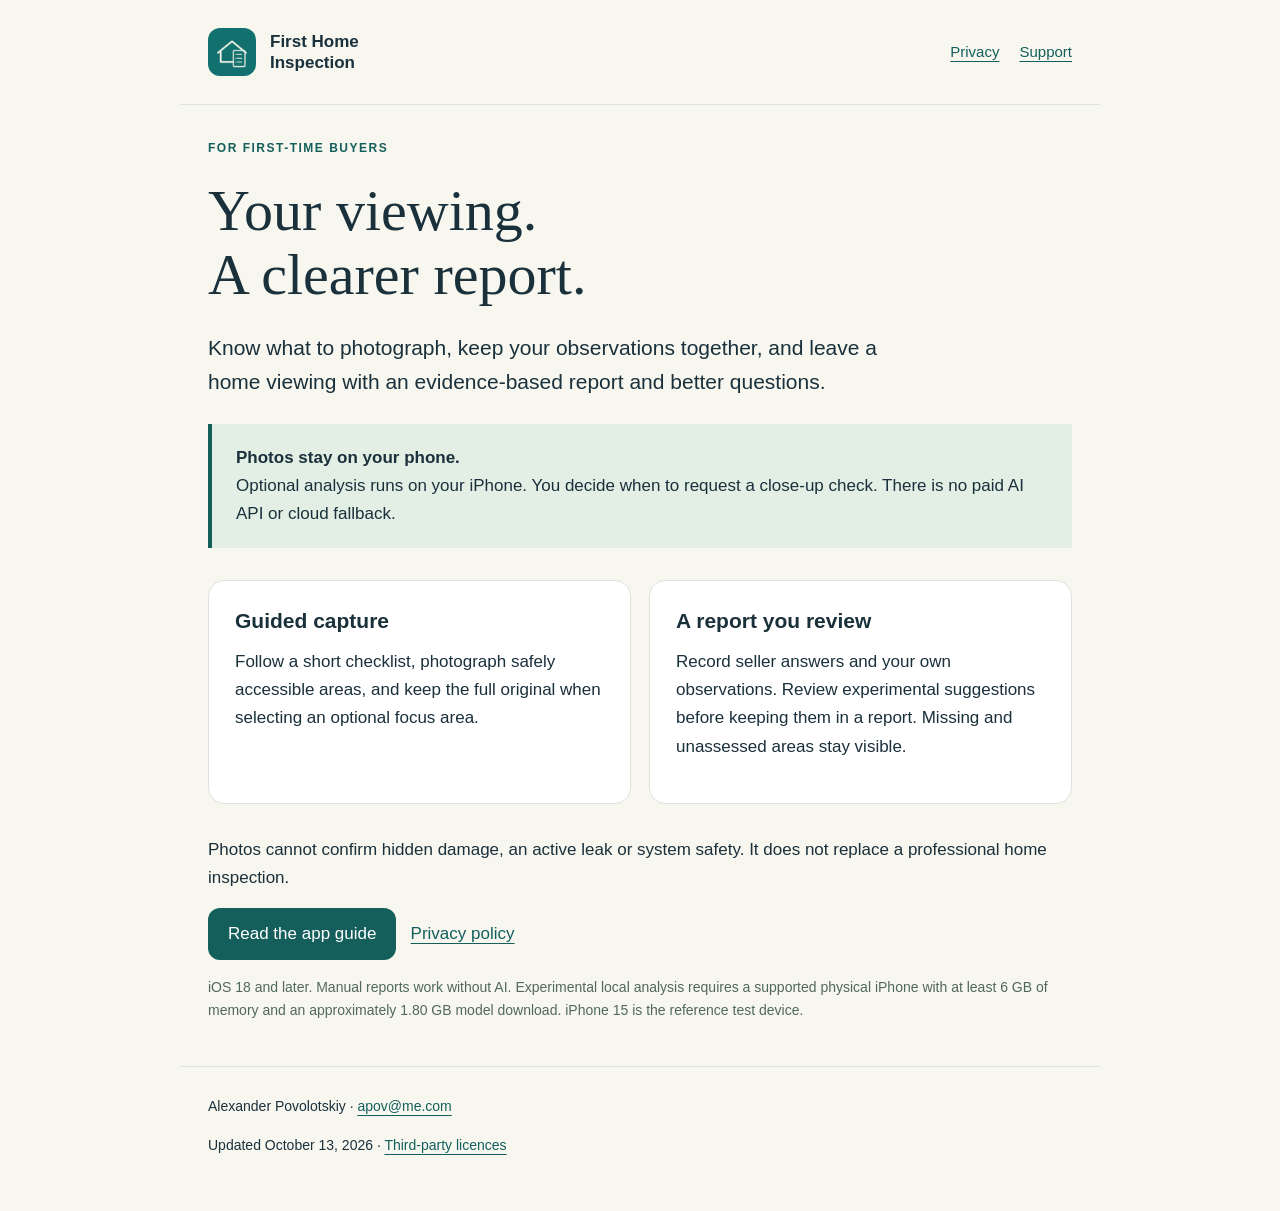
<file: index.html>
<!doctype html>
<html lang="en-CA"><head><meta charset="utf-8"><meta name="viewport" content="width=device-width,initial-scale=1">
<meta name="description" content="First Home Inspection: guided viewing photos, local analysis, privacy and support.">
<title>Home viewing reports | First Home Inspection</title><link rel="icon" href="icon.png"><link rel="stylesheet" href="style.css"></head>
<body><a class="skip" href="#main">Skip to content</a><header><a class="brand" href="index.html"><img src="icon.png" alt="" width="48" height="48">First Home<br>Inspection</a>
<nav aria-label="App information"><a href="privacy.html">Privacy</a><a href="support.html">Support</a></nav></header>
<main id="main"><span class="tag">For first-time buyers</span>
<h1>Your viewing.<br>A clearer report.</h1>
<p class="lead">Know what to photograph, keep your observations together, and leave a home viewing with an evidence-based report and better questions.</p>
<div class="notice"><strong>Photos stay on your phone.</strong><br>Optional analysis runs on your iPhone. You decide when to request a close-up check. There is no paid AI API or cloud fallback.</div>
<div class="cards"><section><h2>Guided capture</h2><p>Follow a short checklist, photograph safely accessible areas, and keep the full original when selecting an optional focus area.</p></section>
<section><h2>A report you review</h2><p>Record seller answers and your own observations. Review experimental suggestions before keeping them in a report. Missing and unassessed areas stay visible.</p></section></div>
<p>Photos cannot confirm hidden damage, an active leak or system safety. It does not replace a professional home inspection.</p>
<p><a class="button" href="support.html">Read the app guide</a> &nbsp; <a href="privacy.html">Privacy policy</a></p>
<p class="meta">iOS 18 and later. Manual reports work without AI. Experimental local analysis requires a supported physical iPhone with at least 6 GB of memory and an approximately 1.80 GB model download. iPhone 15 is the reference test device.</p></main><footer><p>Alexander Povolotskiy · <a href="mailto:apov@me.com">apov@me.com</a></p>
<p>Updated October 13, 2026 · <a href="licences.txt">Third-party licences</a></p></footer></body></html>
</file>
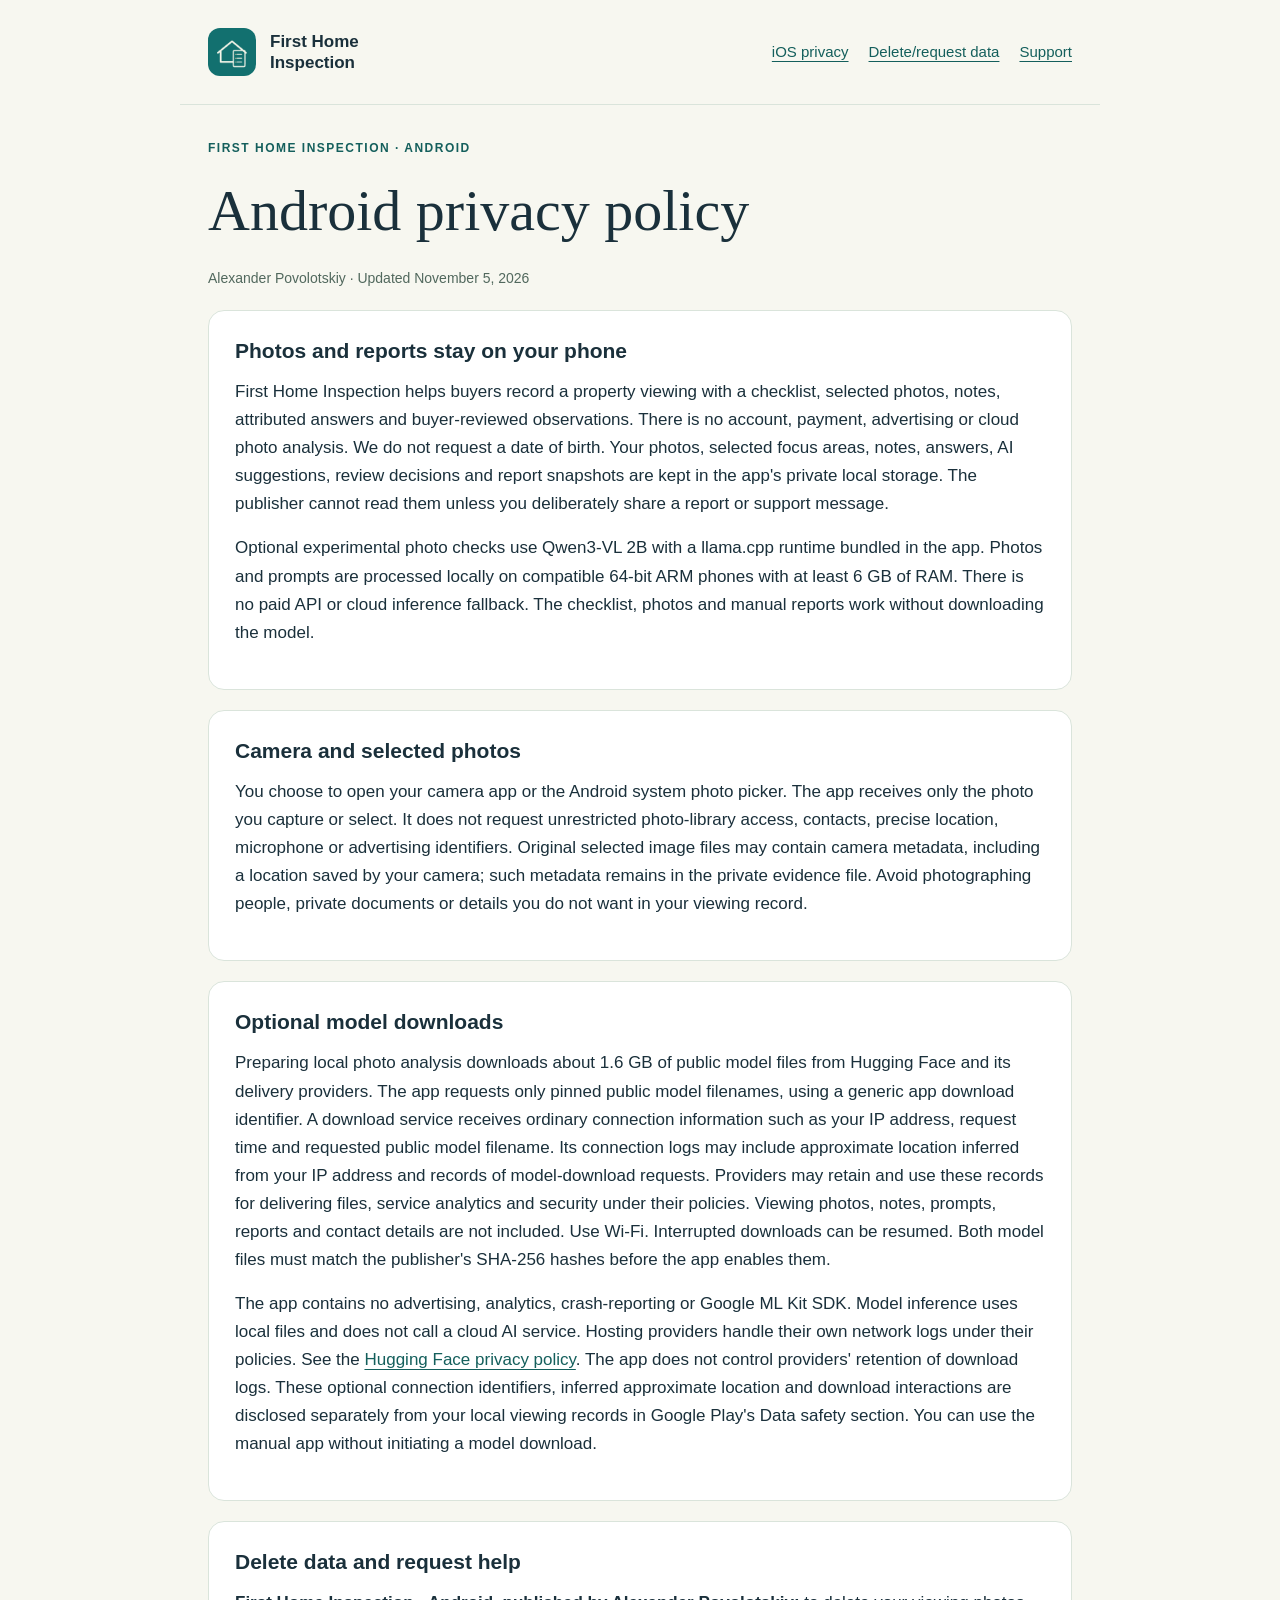
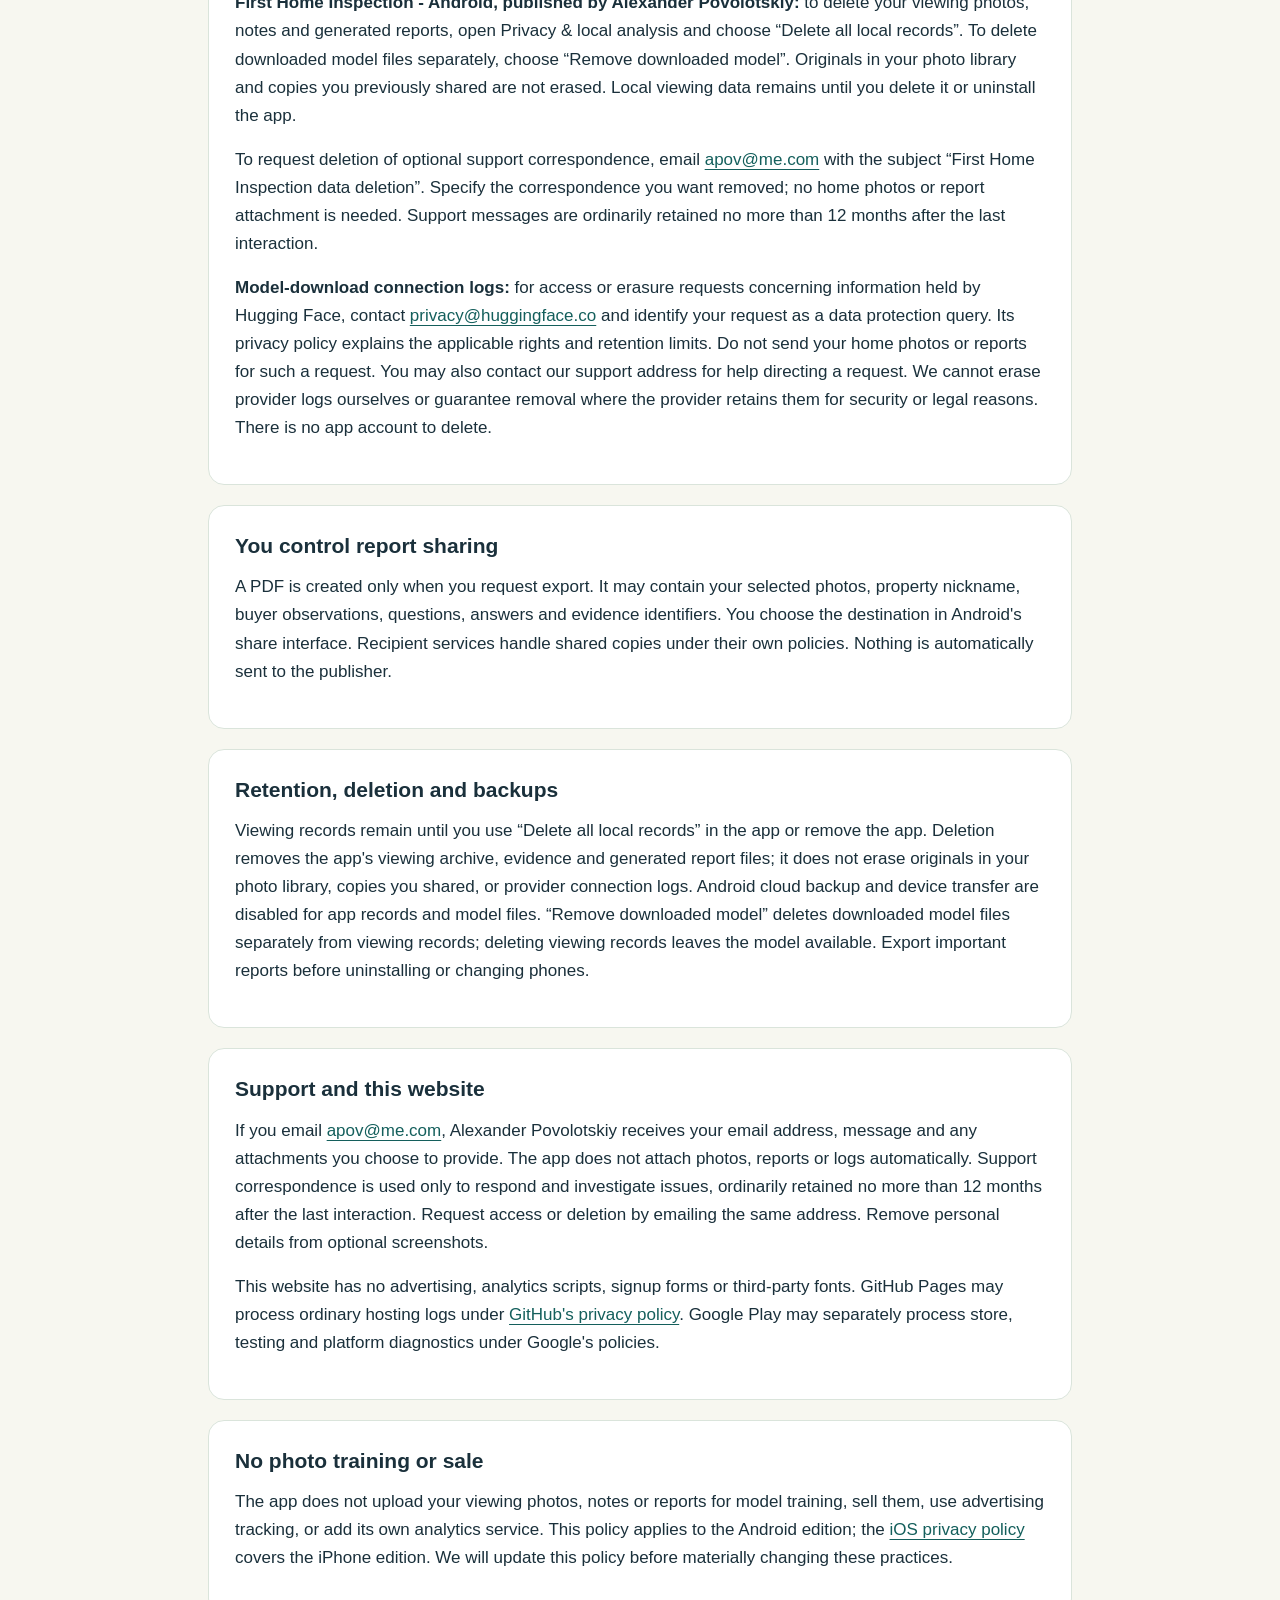
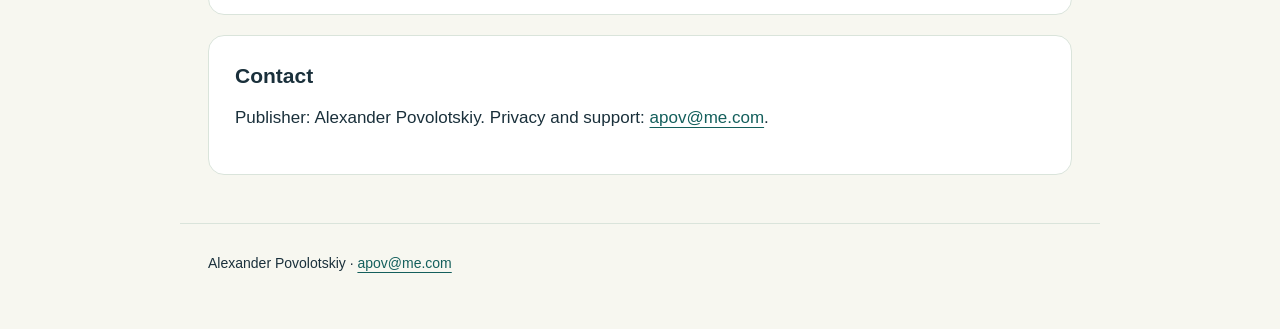
<file: privacy-android.html>
<!doctype html>
<html lang="en"><head><meta charset="utf-8"><meta name="viewport" content="width=device-width,initial-scale=1"><meta name="description" content="Privacy policy for First Home Inspection on Android."><title>Android privacy | First Home Inspection</title><link rel="icon" href="icon.png"><link rel="stylesheet" href="style.css"></head>
<body><a class="skip" href="#main">Skip to content</a><header><a class="brand" href="index.html"><img src="icon.png" alt="" width="48" height="48">First Home<br>Inspection</a><nav aria-label="App information"><a href="privacy.html">iOS privacy</a><a href="#delete-data">Delete/request data</a><a href="support.html">Support</a></nav></header>
<main id="main"><span class="tag">First Home Inspection · Android</span><h1>Android privacy policy</h1><p class="meta">Alexander Povolotskiy · Updated November 5, 2026</p>
<section><h2>Photos and reports stay on your phone</h2><p>First Home Inspection helps buyers record a property viewing with a checklist, selected photos, notes, attributed answers and buyer-reviewed observations. There is no account, payment, advertising or cloud photo analysis. We do not request a date of birth. Your photos, selected focus areas, notes, answers, AI suggestions, review decisions and report snapshots are kept in the app's private local storage. The publisher cannot read them unless you deliberately share a report or support message.</p><p>Optional experimental photo checks use Qwen3-VL 2B with a llama.cpp runtime bundled in the app. Photos and prompts are processed locally on compatible 64-bit ARM phones with at least 6 GB of RAM. There is no paid API or cloud inference fallback. The checklist, photos and manual reports work without downloading the model.</p></section>
<section><h2>Camera and selected photos</h2><p>You choose to open your camera app or the Android system photo picker. The app receives only the photo you capture or select. It does not request unrestricted photo-library access, contacts, precise location, microphone or advertising identifiers. Original selected image files may contain camera metadata, including a location saved by your camera; such metadata remains in the private evidence file. Avoid photographing people, private documents or details you do not want in your viewing record.</p></section>
<section><h2>Optional model downloads</h2><p>Preparing local photo analysis downloads about 1.6 GB of public model files from Hugging Face and its delivery providers. The app requests only pinned public model filenames, using a generic app download identifier. A download service receives ordinary connection information such as your IP address, request time and requested public model filename. Its connection logs may include approximate location inferred from your IP address and records of model-download requests. Providers may retain and use these records for delivering files, service analytics and security under their policies. Viewing photos, notes, prompts, reports and contact details are not included. Use Wi-Fi. Interrupted downloads can be resumed. Both model files must match the publisher's SHA-256 hashes before the app enables them.</p><p>The app contains no advertising, analytics, crash-reporting or Google ML Kit SDK. Model inference uses local files and does not call a cloud AI service. Hosting providers handle their own network logs under their policies. See the <a href="https://huggingface.co/privacy">Hugging Face privacy policy</a>. The app does not control providers' retention of download logs. These optional connection identifiers, inferred approximate location and download interactions are disclosed separately from your local viewing records in Google Play's Data safety section. You can use the manual app without initiating a model download.</p></section>
<section id="delete-data"><h2>Delete data and request help</h2><p><strong>First Home Inspection - Android, published by Alexander Povolotskiy:</strong> to delete your viewing photos, notes and generated reports, open Privacy &amp; local analysis and choose “Delete all local records”. To delete downloaded model files separately, choose “Remove downloaded model”. Originals in your photo library and copies you previously shared are not erased. Local viewing data remains until you delete it or uninstall the app.</p><p>To request deletion of optional support correspondence, email <a href="mailto:apov@me.com">apov@me.com</a> with the subject “First Home Inspection data deletion”. Specify the correspondence you want removed; no home photos or report attachment is needed. Support messages are ordinarily retained no more than 12 months after the last interaction.</p><p><strong>Model-download connection logs:</strong> for access or erasure requests concerning information held by Hugging Face, contact <a href="mailto:privacy@huggingface.co">privacy@huggingface.co</a> and identify your request as a data protection query. Its privacy policy explains the applicable rights and retention limits. Do not send your home photos or reports for such a request. You may also contact our support address for help directing a request. We cannot erase provider logs ourselves or guarantee removal where the provider retains them for security or legal reasons. There is no app account to delete.</p></section>
<section><h2>You control report sharing</h2><p>A PDF is created only when you request export. It may contain your selected photos, property nickname, buyer observations, questions, answers and evidence identifiers. You choose the destination in Android's share interface. Recipient services handle shared copies under their own policies. Nothing is automatically sent to the publisher.</p></section>
<section><h2>Retention, deletion and backups</h2><p>Viewing records remain until you use “Delete all local records” in the app or remove the app. Deletion removes the app's viewing archive, evidence and generated report files; it does not erase originals in your photo library, copies you shared, or provider connection logs. Android cloud backup and device transfer are disabled for app records and model files. “Remove downloaded model” deletes downloaded model files separately from viewing records; deleting viewing records leaves the model available. Export important reports before uninstalling or changing phones.</p></section>
<section><h2>Support and this website</h2><p>If you email <a href="mailto:apov@me.com">apov@me.com</a>, Alexander Povolotskiy receives your email address, message and any attachments you choose to provide. The app does not attach photos, reports or logs automatically. Support correspondence is used only to respond and investigate issues, ordinarily retained no more than 12 months after the last interaction. Request access or deletion by emailing the same address. Remove personal details from optional screenshots.</p><p>This website has no advertising, analytics scripts, signup forms or third-party fonts. GitHub Pages may process ordinary hosting logs under <a href="https://docs.github.com/en/site-policy/privacy-policies/github-general-privacy-statement">GitHub's privacy policy</a>. Google Play may separately process store, testing and platform diagnostics under Google's policies.</p></section>
<section><h2>No photo training or sale</h2><p>The app does not upload your viewing photos, notes or reports for model training, sell them, use advertising tracking, or add its own analytics service. This policy applies to the Android edition; the <a href="privacy.html">iOS privacy policy</a> covers the iPhone edition. We will update this policy before materially changing these practices.</p></section>
<section><h2>Contact</h2><p>Publisher: Alexander Povolotskiy. Privacy and support: <a href="mailto:apov@me.com">apov@me.com</a>.</p></section></main><footer><p>Alexander Povolotskiy · <a href="mailto:apov@me.com">apov@me.com</a></p></footer></body></html>
</file>
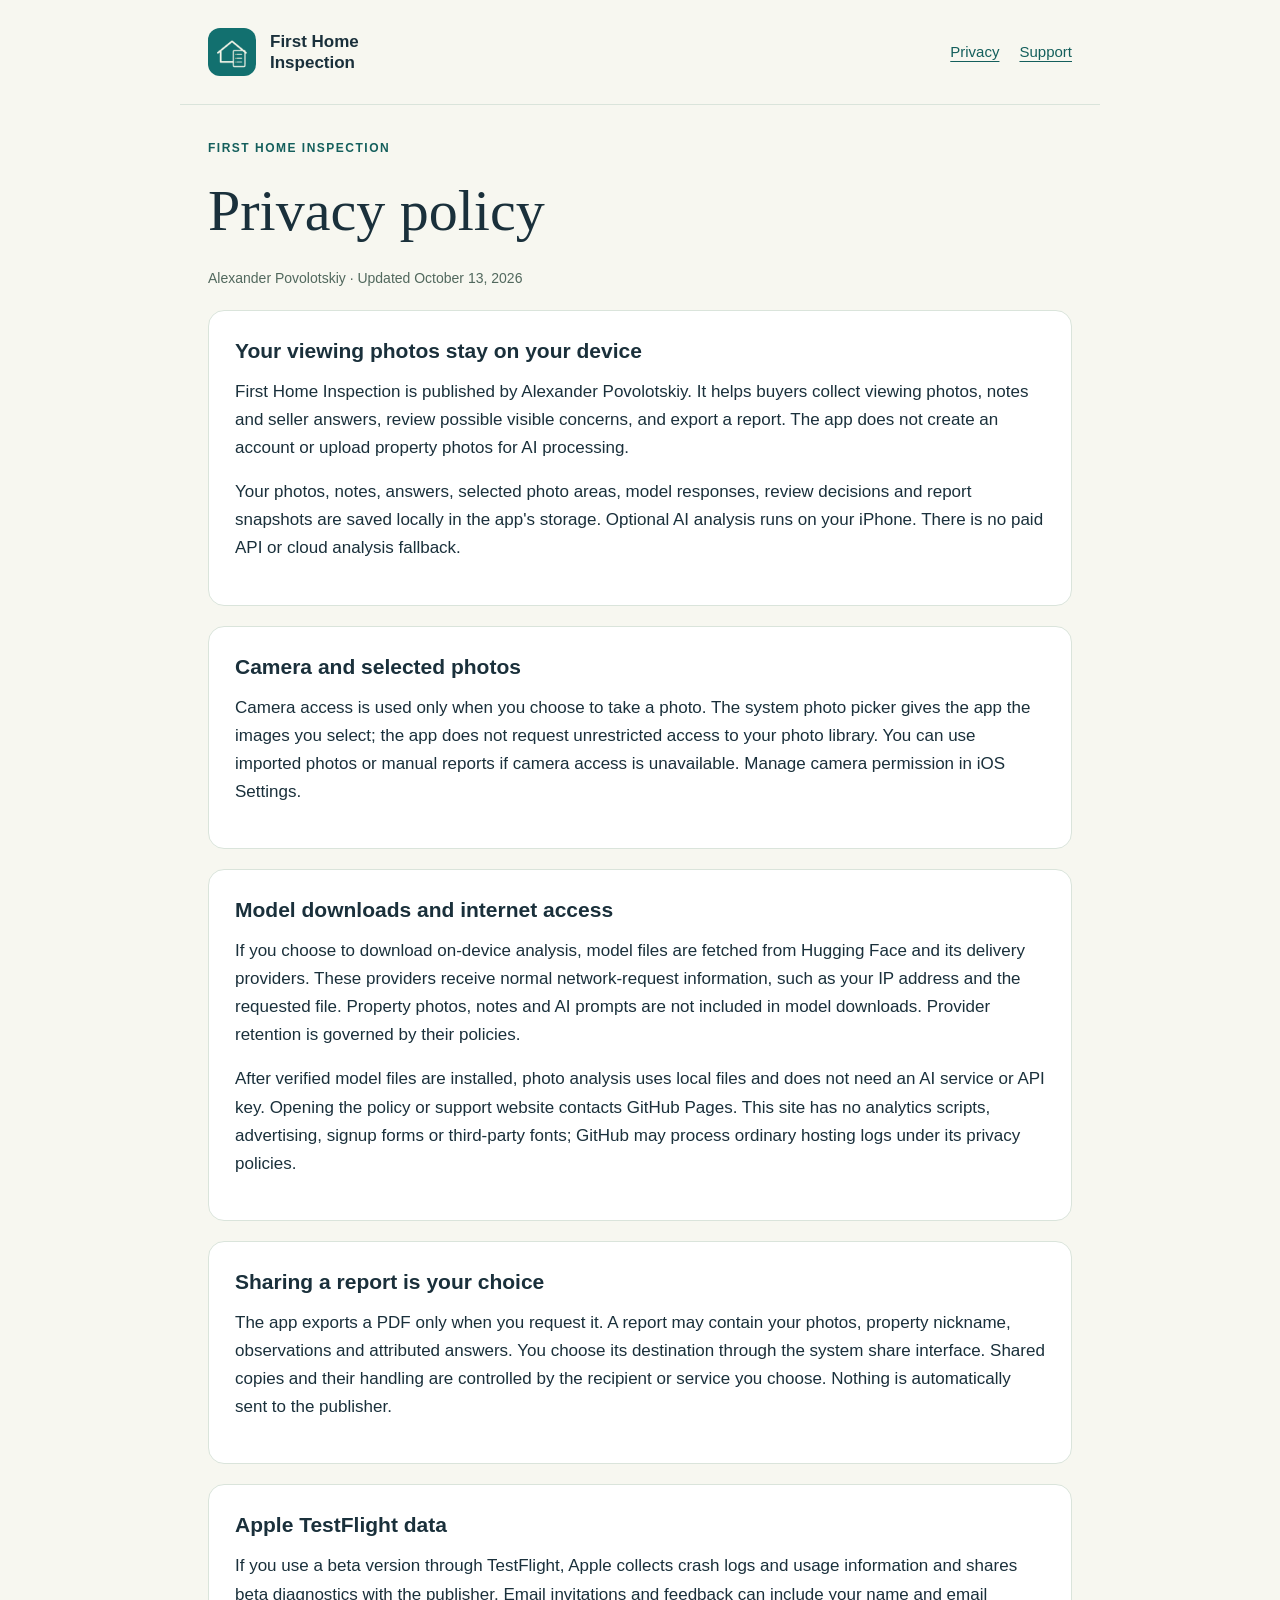
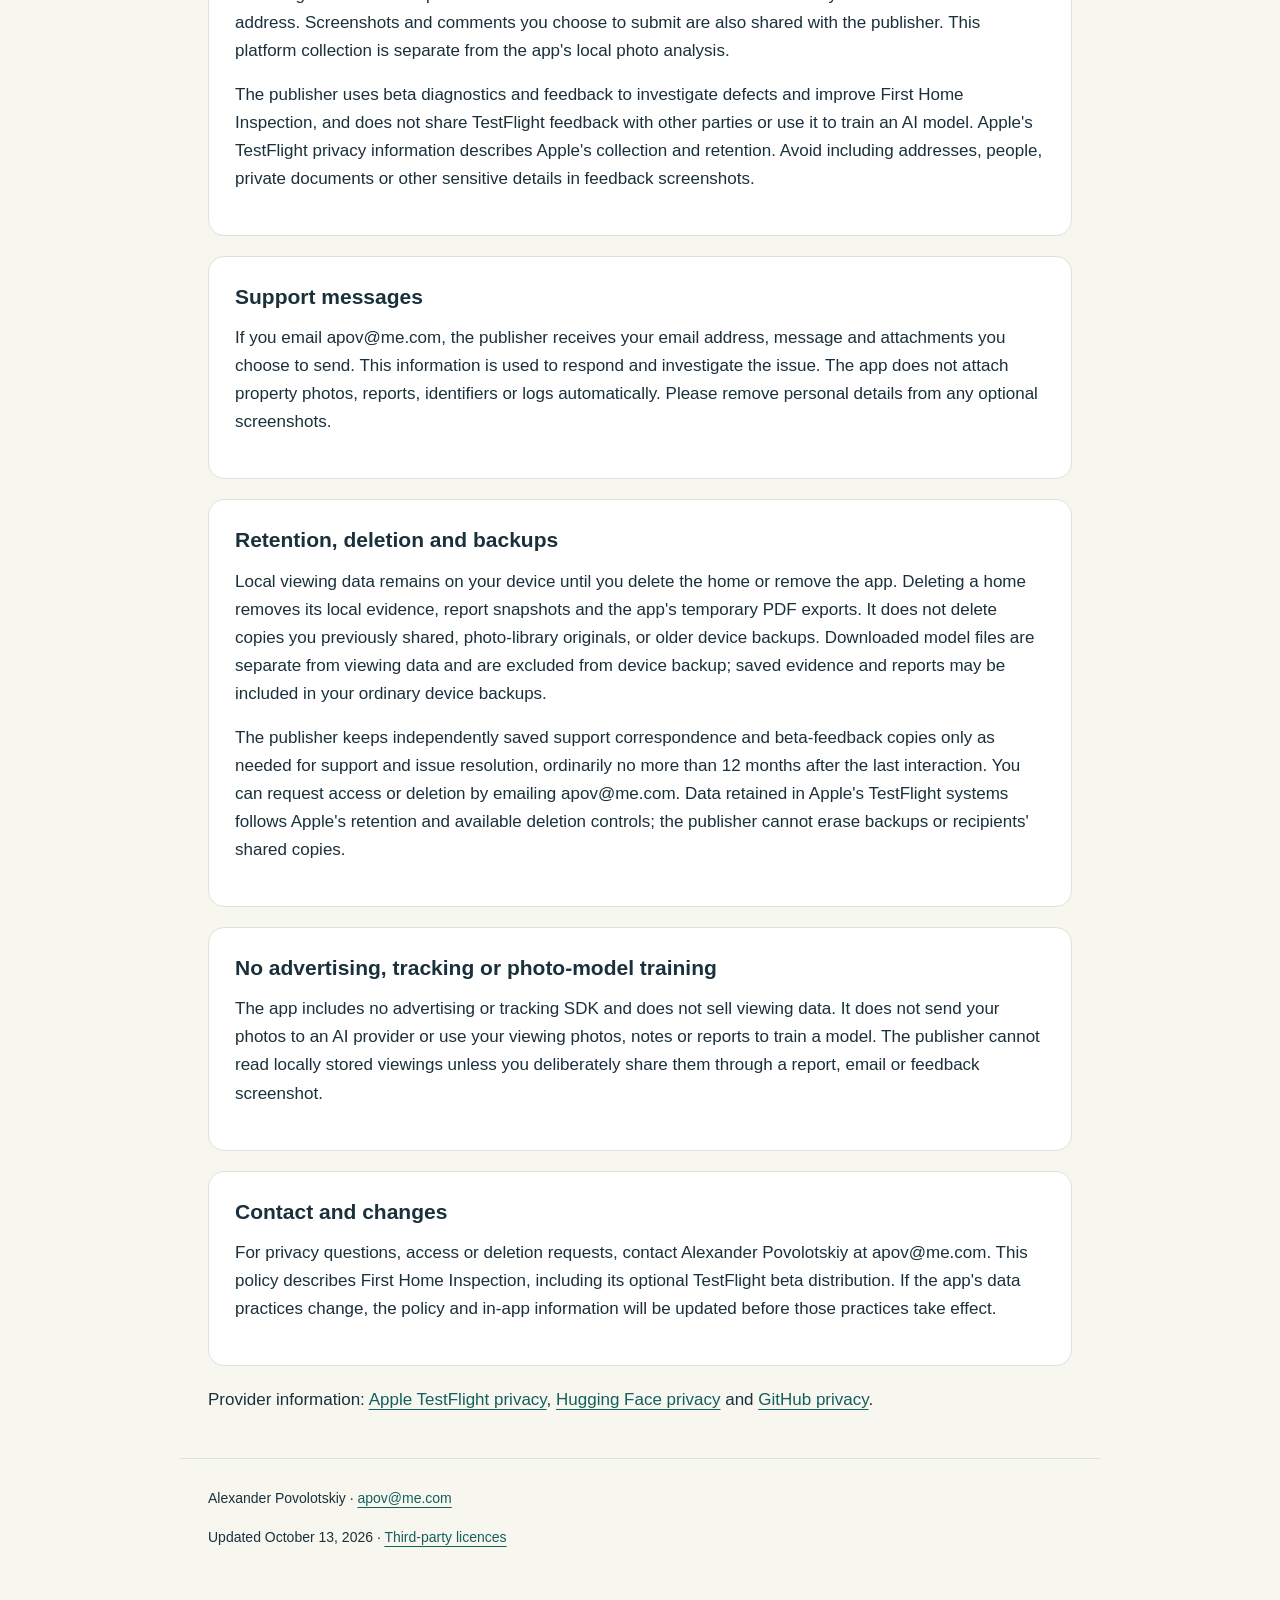
<file: privacy.html>
<!doctype html>
<html lang="en-CA"><head><meta charset="utf-8"><meta name="viewport" content="width=device-width,initial-scale=1">
<meta name="description" content="First Home Inspection: guided viewing photos, local analysis, privacy and support.">
<title>Privacy policy | First Home Inspection</title><link rel="icon" href="icon.png"><link rel="stylesheet" href="style.css"></head>
<body><a class="skip" href="#main">Skip to content</a><header><a class="brand" href="index.html"><img src="icon.png" alt="" width="48" height="48">First Home<br>Inspection</a>
<nav aria-label="App information"><a href="privacy.html">Privacy</a><a href="support.html">Support</a></nav></header>
<main id="main"><span class="tag">First Home Inspection</span><h1>Privacy policy</h1><p class="meta">Alexander Povolotskiy · Updated October 13, 2026</p><section><h2>Your viewing photos stay on your device</h2><p>First Home Inspection is published by Alexander Povolotskiy. It helps buyers collect viewing photos, notes and seller answers, review possible visible concerns, and export a report. The app does not create an account or upload property photos for AI processing.</p><p>Your photos, notes, answers, selected photo areas, model responses, review decisions and report snapshots are saved locally in the app&#x27;s storage. Optional AI analysis runs on your iPhone. There is no paid API or cloud analysis fallback.</p></section><section><h2>Camera and selected photos</h2><p>Camera access is used only when you choose to take a photo. The system photo picker gives the app the images you select; the app does not request unrestricted access to your photo library. You can use imported photos or manual reports if camera access is unavailable. Manage camera permission in iOS Settings.</p></section><section><h2>Model downloads and internet access</h2><p>If you choose to download on-device analysis, model files are fetched from Hugging Face and its delivery providers. These providers receive normal network-request information, such as your IP address and the requested file. Property photos, notes and AI prompts are not included in model downloads. Provider retention is governed by their policies.</p><p>After verified model files are installed, photo analysis uses local files and does not need an AI service or API key. Opening the policy or support website contacts GitHub Pages. This site has no analytics scripts, advertising, signup forms or third-party fonts; GitHub may process ordinary hosting logs under its privacy policies.</p></section><section><h2>Sharing a report is your choice</h2><p>The app exports a PDF only when you request it. A report may contain your photos, property nickname, observations and attributed answers. You choose its destination through the system share interface. Shared copies and their handling are controlled by the recipient or service you choose. Nothing is automatically sent to the publisher.</p></section><section><h2>Apple TestFlight data</h2><p>If you use a beta version through TestFlight, Apple collects crash logs and usage information and shares beta diagnostics with the publisher. Email invitations and feedback can include your name and email address. Screenshots and comments you choose to submit are also shared with the publisher. This platform collection is separate from the app&#x27;s local photo analysis.</p><p>The publisher uses beta diagnostics and feedback to investigate defects and improve First Home Inspection, and does not share TestFlight feedback with other parties or use it to train an AI model. Apple&#x27;s TestFlight privacy information describes Apple&#x27;s collection and retention. Avoid including addresses, people, private documents or other sensitive details in feedback screenshots.</p></section><section><h2>Support messages</h2><p>If you email apov@me.com, the publisher receives your email address, message and attachments you choose to send. This information is used to respond and investigate the issue. The app does not attach property photos, reports, identifiers or logs automatically. Please remove personal details from any optional screenshots.</p></section><section><h2>Retention, deletion and backups</h2><p>Local viewing data remains on your device until you delete the home or remove the app. Deleting a home removes its local evidence, report snapshots and the app&#x27;s temporary PDF exports. It does not delete copies you previously shared, photo-library originals, or older device backups. Downloaded model files are separate from viewing data and are excluded from device backup; saved evidence and reports may be included in your ordinary device backups.</p><p>The publisher keeps independently saved support correspondence and beta-feedback copies only as needed for support and issue resolution, ordinarily no more than 12 months after the last interaction. You can request access or deletion by emailing apov@me.com. Data retained in Apple&#x27;s TestFlight systems follows Apple&#x27;s retention and available deletion controls; the publisher cannot erase backups or recipients&#x27; shared copies.</p></section><section><h2>No advertising, tracking or photo-model training</h2><p>The app includes no advertising or tracking SDK and does not sell viewing data. It does not send your photos to an AI provider or use your viewing photos, notes or reports to train a model. The publisher cannot read locally stored viewings unless you deliberately share them through a report, email or feedback screenshot.</p></section><section><h2>Contact and changes</h2><p>For privacy questions, access or deletion requests, contact Alexander Povolotskiy at apov@me.com. This policy describes First Home Inspection, including its optional TestFlight beta distribution. If the app&#x27;s data practices change, the policy and in-app information will be updated before those practices take effect.</p></section><p>Provider information: <a href="https://www.apple.com/legal/privacy/data/en/test-flight/">Apple TestFlight privacy</a>, <a href="https://huggingface.co/privacy">Hugging Face privacy</a> and <a href="https://docs.github.com/en/site-policy/privacy-policies/github-general-privacy-statement">GitHub privacy</a>.</p></main><footer><p>Alexander Povolotskiy · <a href="mailto:apov@me.com">apov@me.com</a></p>
<p>Updated October 13, 2026 · <a href="licences.txt">Third-party licences</a></p></footer></body></html>
</file>
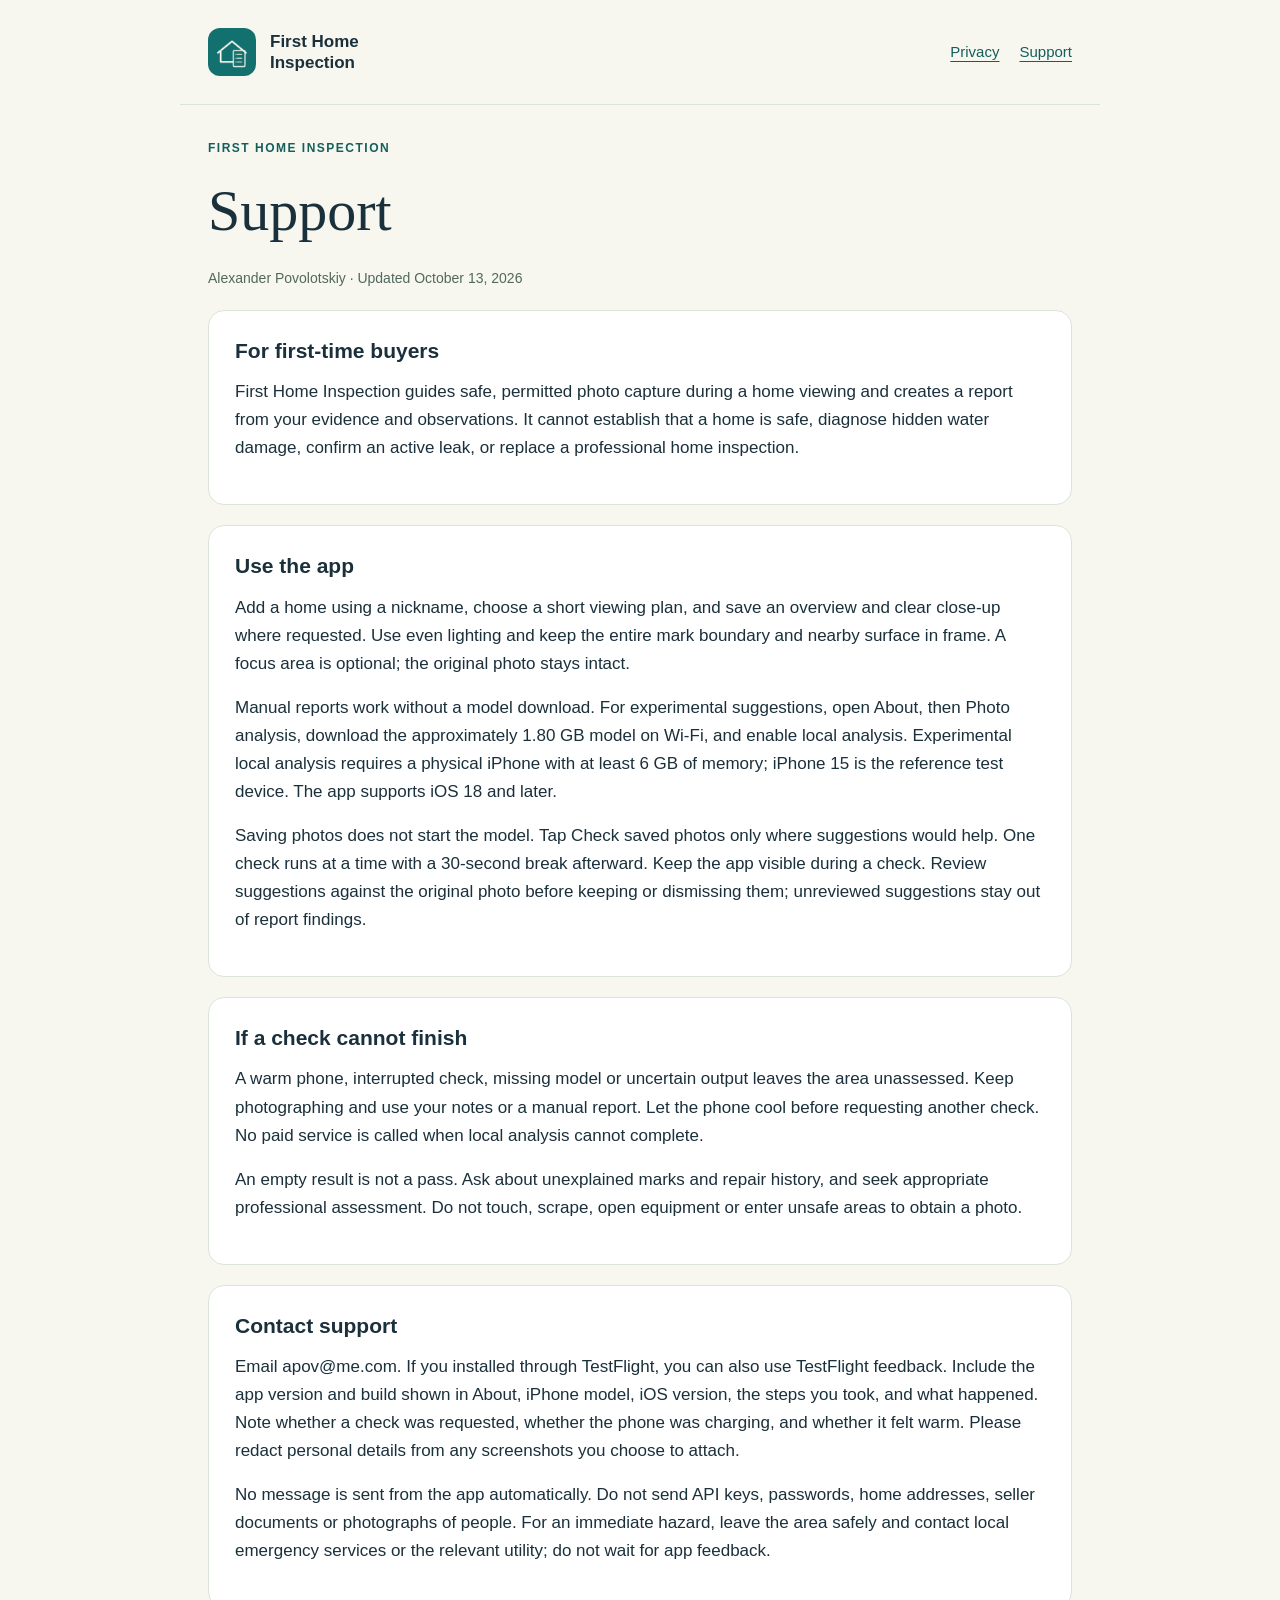
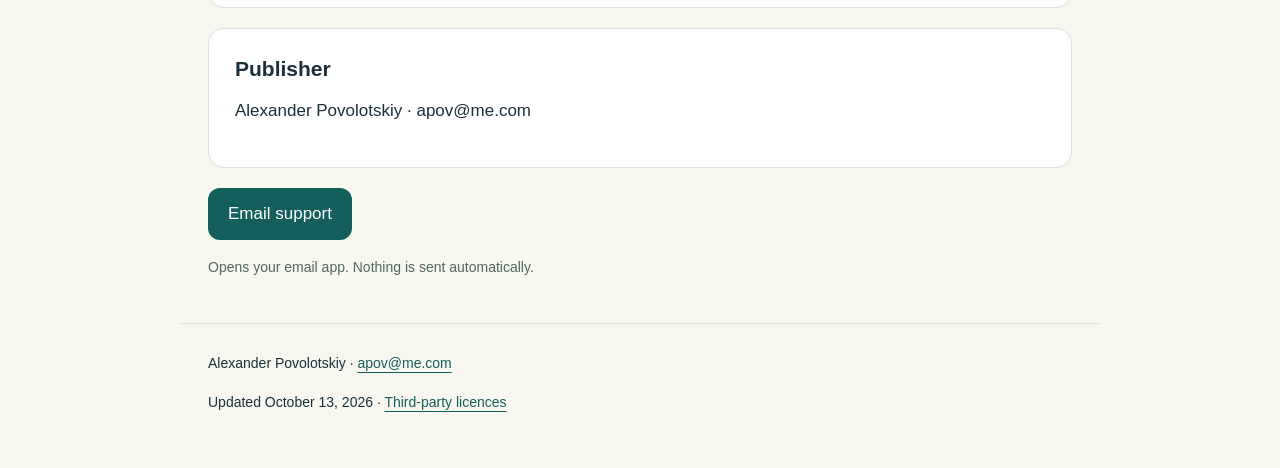
<file: support.html>
<!doctype html>
<html lang="en-CA"><head><meta charset="utf-8"><meta name="viewport" content="width=device-width,initial-scale=1">
<meta name="description" content="First Home Inspection: guided viewing photos, local analysis, privacy and support.">
<title>Support | First Home Inspection</title><link rel="icon" href="icon.png"><link rel="stylesheet" href="style.css"></head>
<body><a class="skip" href="#main">Skip to content</a><header><a class="brand" href="index.html"><img src="icon.png" alt="" width="48" height="48">First Home<br>Inspection</a>
<nav aria-label="App information"><a href="privacy.html">Privacy</a><a href="support.html">Support</a></nav></header>
<main id="main"><span class="tag">First Home Inspection</span><h1>Support</h1><p class="meta">Alexander Povolotskiy · Updated October 13, 2026</p><section><h2>For first-time buyers</h2><p>First Home Inspection guides safe, permitted photo capture during a home viewing and creates a report from your evidence and observations. It cannot establish that a home is safe, diagnose hidden water damage, confirm an active leak, or replace a professional home inspection.</p></section><section><h2>Use the app</h2><p>Add a home using a nickname, choose a short viewing plan, and save an overview and clear close-up where requested. Use even lighting and keep the entire mark boundary and nearby surface in frame. A focus area is optional; the original photo stays intact.</p><p>Manual reports work without a model download. For experimental suggestions, open About, then Photo analysis, download the approximately 1.80 GB model on Wi-Fi, and enable local analysis. Experimental local analysis requires a physical iPhone with at least 6 GB of memory; iPhone 15 is the reference test device. The app supports iOS 18 and later.</p><p>Saving photos does not start the model. Tap Check saved photos only where suggestions would help. One check runs at a time with a 30-second break afterward. Keep the app visible during a check. Review suggestions against the original photo before keeping or dismissing them; unreviewed suggestions stay out of report findings.</p></section><section><h2>If a check cannot finish</h2><p>A warm phone, interrupted check, missing model or uncertain output leaves the area unassessed. Keep photographing and use your notes or a manual report. Let the phone cool before requesting another check. No paid service is called when local analysis cannot complete.</p><p>An empty result is not a pass. Ask about unexplained marks and repair history, and seek appropriate professional assessment. Do not touch, scrape, open equipment or enter unsafe areas to obtain a photo.</p></section><section><h2>Contact support</h2><p>Email apov@me.com. If you installed through TestFlight, you can also use TestFlight feedback. Include the app version and build shown in About, iPhone model, iOS version, the steps you took, and what happened. Note whether a check was requested, whether the phone was charging, and whether it felt warm. Please redact personal details from any screenshots you choose to attach.</p><p>No message is sent from the app automatically. Do not send API keys, passwords, home addresses, seller documents or photographs of people. For an immediate hazard, leave the area safely and contact local emergency services or the relevant utility; do not wait for app feedback.</p></section><section><h2>Publisher</h2><p>Alexander Povolotskiy · apov@me.com</p></section><p><a class="button" href="mailto:apov@me.com?subject=First%20Home%20Inspection%20support">Email support</a></p><p class="meta">Opens your email app. Nothing is sent automatically.</p></main><footer><p>Alexander Povolotskiy · <a href="mailto:apov@me.com">apov@me.com</a></p>
<p>Updated October 13, 2026 · <a href="licences.txt">Third-party licences</a></p></footer></body></html>
</file>
<file: style.css>
:root{color-scheme:light;--ink:#1a303b;--teal:#145f5c;--paper:#f7f7f0;--line:#dae4db}
*{box-sizing:border-box}body{margin:0;background:var(--paper);color:var(--ink);font:17px/1.65 -apple-system,BlinkMacSystemFont,"Segoe UI",sans-serif}
a{color:var(--teal);text-underline-offset:4px}a:focus-visible{outline:3px solid var(--teal);outline-offset:5px}
header,main,footer{max-width:920px;margin:auto;padding:28px 28px}header{display:flex;align-items:center;justify-content:space-between;gap:20px;border-bottom:1px solid var(--line)}
.brand{display:flex;align-items:center;gap:14px;color:var(--ink);text-decoration:none;font-weight:650;font-size:17px;line-height:1.25}.brand img{width:48px;height:48px;border-radius:12px}
nav{display:flex;gap:20px;font-size:15px}.tag{display:inline-block;color:var(--teal);font-size:12px;font-weight:700;letter-spacing:1.5px;text-transform:uppercase}
h1{font:500 clamp(36px,6vw,58px)/1.1 Georgia,serif;margin:18px 0 24px;max-width:700px}h2{font-size:21px;line-height:1.3;margin:0 0 14px}p{margin:0 0 16px}.lead{font-size:21px;max-width:710px}.meta{font-size:14px;color:#51685d}
.notice{padding:20px 24px;border-left:4px solid var(--teal);background:#e3efe5;margin:24px 0}.cards{display:grid;grid-template-columns:1fr 1fr;gap:18px;margin:32px 0}
section{background:white;border:1px solid var(--line);border-radius:16px;padding:26px;margin:20px 0}.cards section{margin:0}.button{display:inline-block;background:var(--teal);color:white;border-radius:12px;padding:12px 20px;text-decoration:none}
footer{border-top:1px solid var(--line);font-size:14px;padding-bottom:38px}.skip{position:absolute;left:12px;top:-70px;background:white;padding:10px}.skip:focus{top:12px}
@media(max-width:620px){body{font-size:16px}header,main,footer{padding:22px}header{align-items:flex-start;flex-direction:column;gap:18px}.cards{grid-template-columns:1fr}section{padding:22px}.lead{font-size:19px}}
</file>
